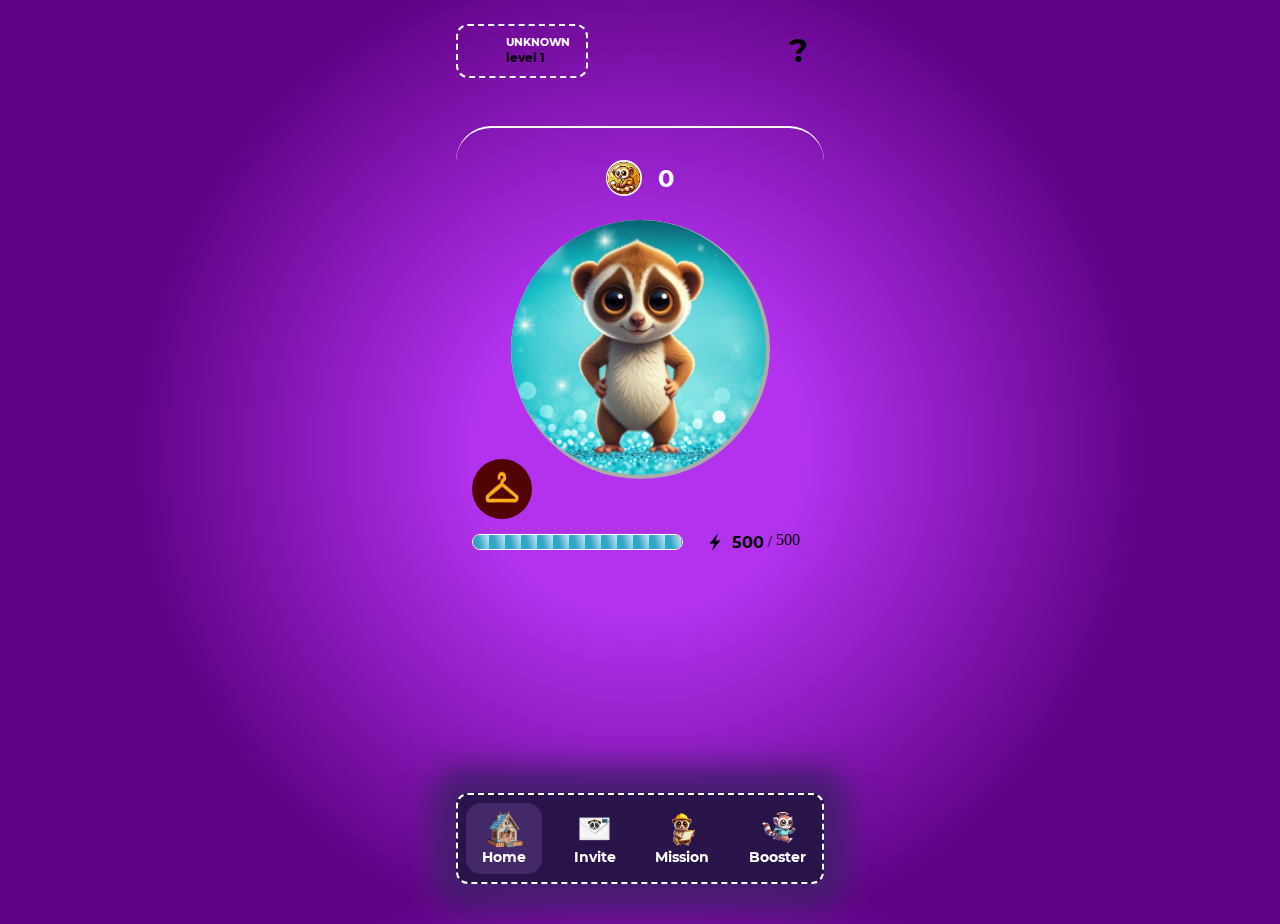
<file: index.html>
<!DOCTYPE html>
<html lang="en" dir="ltr">
  <head>
    <meta charset="UTF-8" />
    <meta
      name="viewport"
      content="width=device-width, initial-scale=1.0, maximum-scale=1.0, user-scalable=0"
    />
    <link
      rel="stylesheet"
      type="text/css"
      media="screen"
      href="assets/css/styles.css"
    />
    <link rel="stylesheet" href="https://cdn.jsdelivr.net/npm/bootstrap-icons@1.11.3/font/bootstrap-icons.min.css">
    <link rel="stylesheet" href="assets/css/home.css" />
    <title>Loris Coin</title>
  </head>

  <body>
    <main class="pb-5 pt-2">
      <section>
        <div class="max-w-400 mx-auto">
         
          <div class="mt-4 px-3">
            <div
              class="d-flex justify-content-between gap-3 mt-3"
            >
              <a
                class="rounded-12 border-dashed-white-2 w-10 d-flex align-items-center justify-content-center gap-1 py-2 px-3 ps-5"
              >
                <div>
                  <h6 class="text-white mb-0 fs-15 fw-bold">UNKNOWN</h6>
                  <p class="mb-0 text-secondary fs-12 fw-bold">level  1</p>
                </div>
                
              </a>
              
              <a
                class="rounded-12 w-10 mt-0 align-items-center justify-content-between gap-1 py-2 px-3 ps-5"
              >
                <div>
                  <h1 class="text-secondary mb-0 fs-15 fw-bold">?</h1>
                 
                </div>
                
              </a>
            </div>
            
          <div
            class="position-relative mt-5 pb-5 border-2 border-top border-white rounded-t-35 pt-4 px-3"
          >
            
            <div class="d-flex align-items-center mt-2 justify-content-center gap-3">
              <img
                alt="img"
                src="assets/img/photo14604612796.jpg"
                class="rounded-circle w-36 h-36 d-block"
              />
              <p class="mb-0 text-white fs-24 fw-bold" id="allCoins">0</p>
            </div>
            <button
              id="miningButton"
              class="bubbly-button w-259 h-259  mt-2 border-top-0 border-start-0 border-4 border-white rounded-circle d-flex align-items-center justify-content-center circle mx-auto mt-4 cursor-pointer"
              style="position: relative"
            >
              <img
                alt="img"
                draggable="false"
                style="user-select: none"
                src="assets/img/photo14625635636_prev_ui.png"
                class="img-fluid"
              />
            </button>
            <a title="skin" href="skin.html" class="d-block position-absolute mb-1">
              <div class="w-60 h-60 rounded-circle  p-2 " style=" background-color:rgb(82, 3, 3) ;margin-top: -20px;">
              <img alt="img" src="assets/img/download-removebg-preview (1).png" class="w-100 h-100 d-block mx-auto">
              </div>
            </a>
            
            <div
              class="mt-5 pb-5  d-flex align-items-center gap-2 justify-content-between"
            >  
              
             
              <div
                class="progress flex-grow-1 rounded-pill bg-transparent border border-white"
                role="progressbar"
                aria-label="Animated striped example"
                aria-valuenow="75"
                aria-valuemin="0"
                aria-valuemax="100"
                style="width:30px ;margin-right: 5px;"
              >
                <div
                  id="allEnergyBox"
                  class="progress-bar progress-bar-striped progress-bar-animated"
                  style="width:30px"
                ></div>
              </div>
            
              <div
                class="border-2 cursor-pointer d-flex align-items-center justify-content-center gap-1 rounded-pill  p-2 py-1"
              > <div style="margin-left: 2px;margin-right: 4px;"> <img
                alt="img"
                src="assets/img/download-removebg-preview (2).png"
                class="rounded-circle w-18 h-18 d-block"
              /></div>
                
                <div class="d-flex align-items-center gap-1">
                  <p class="chargeUiShow mb-0 fw-bold fs-15"></p>
                  <span>/</span>
                  <p class="chargeUiShow mb-1 fs-10"></p>
                </div>
              </div>
            </div>
          </div>
        </div>
      </section>
    </main>

    <footer>
      <div class="max-w-400 mx-auto position-fixed bottom-0 end-0 start-0">
        <div
          class="rounded-12 shadow-purple border-dashed-white-2 bg-blue mb-3 mx-3 d-flex align-items-center justify-content-between p-2"
        >
          <a
            href="index.html"
            class="active text-center p-2 px-3 rounded-5 text-white fw-bold"
          >
            <img
              alt="img"
              src="assets/img/photo14604615151.png"
              class="d-block mx-auto w-37 h-37"
            />
            <p class="mb-0 fw-bold fs-14">Home</p>
          </a>
          <a href="invite.html" class="text-center p-2 rounded-5 text-white fw-bold">
            <img
              alt="img"
              src="assets/img/photo14625636255_prev_ui.png"
              class="d-block mx-auto w-37 h-37"
            />
            <p class="mb-0 fw-bold fs-14">Invite</p>
          </a>
          <a
            href="mission.html"
            class="text-center p-2 rounded-5 text-white fw-bold"
          >
            <img
              alt="img"
              src="assets/img/photo14625635830_prev_ui.png"
              class="d-block mx-auto w-37 h-37"
            />
            <p class="mb-0 fw-bold fs-14">Mission</p>
          </a>
          <a
            href="booster.html"
            class="text-center p-2 rounded-5 text-white fw-bold"
          >
            <img
              alt="img"
              src="assets/img/photo14675974741_prev_ui.png"
              class="d-block mx-auto w-37 h-37"
            />
            <p class="mb-0 fw-bold fs-14">Booster</p>
          </a>
        </div>
      </div>
    </footer>

    <script src="assets/js/scripts.js"></script>
    <script src="assets/js/home.js"></script>
  </body>
</html>
</file>
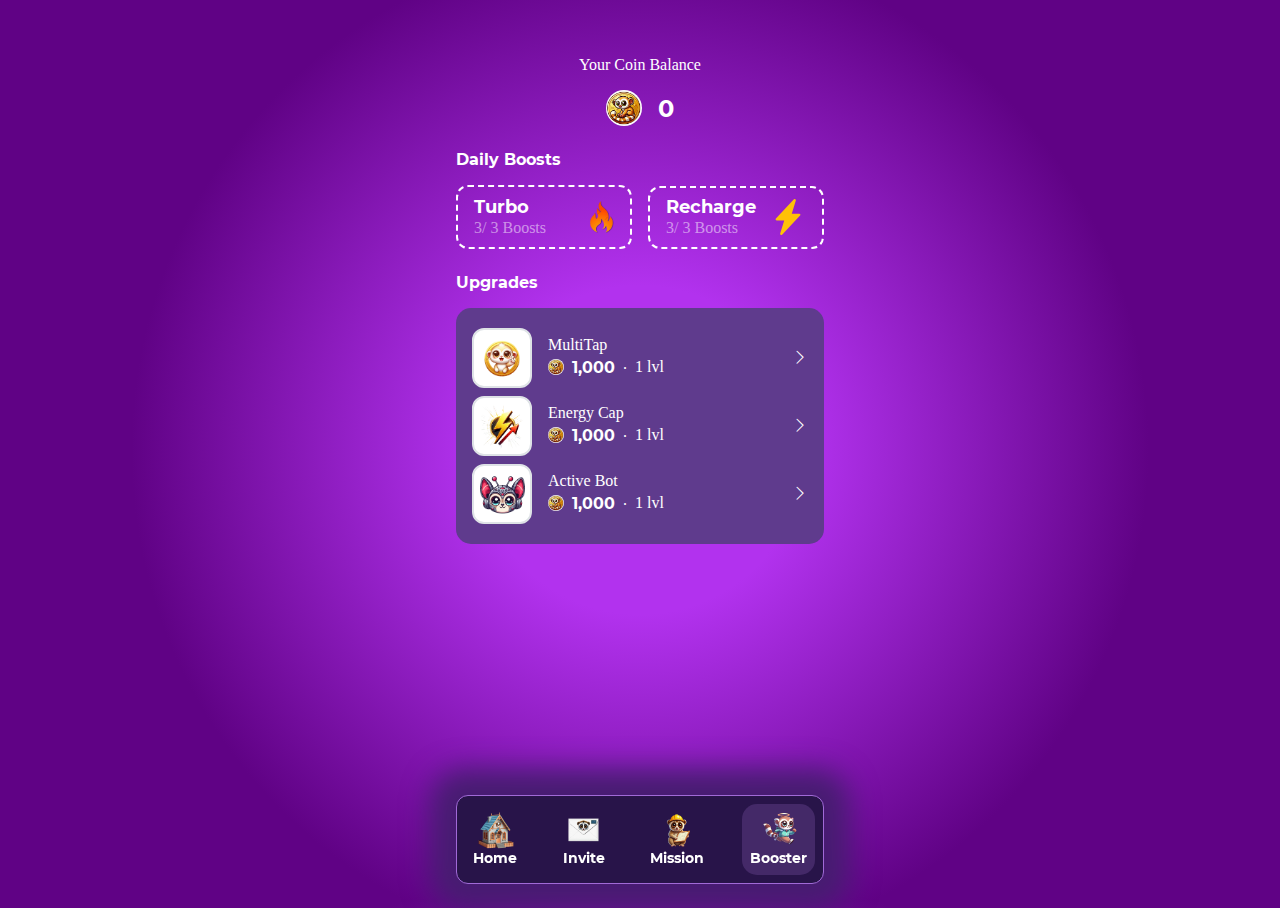
<file: booster.html>
<!DOCTYPE html>
<html lang="en" dir="ltr">
  <head>
    <meta charset="UTF-8" />
    <meta name="viewport" content="width=device-width, initial-scale=1.0" />
    <link
      rel="stylesheet"
      type="text/css"
      media="screen"
      href="assets/css/styles.css"
    />
    <link rel="stylesheet" href="https://cdn.jsdelivr.net/npm/bootstrap-icons@1.11.3/font/bootstrap-icons.min.css">
    <script src="assets/js/sweetAlert.js"></script>
    <link rel="stylesheet" href="assets/css/swiper.min.css" />

    <title>booster</title>
  </head>

  <body>
    <main class="pb-5 pt-4">
      <section>
        <div class="max-w-400 mx-auto px-3">
          
          <div class="text-center mt-4 text-white">
            <p>Your Coin Balance</p>
            <div class="d-flex align-items-center justify-content-center gap-3">
              <img
                alt="img"
                src="assets/img/photo14604612796.jpg"
                class="rounded-circle w-36 h-36 d-block"
              />
              <p class="mb-0 text-white fs-24 fw-bold" id="allCoins">2,727</p>
            </div>
          </div>
          <div class="mt-4">
            <h4 class="text-white fw-bold">Daily Boosts</h4>
            <div
              class="d-flex align-items-center justify-content-between gap-3 mt-3"
            >
              <a
                id="turboActive"
                class="rounded-12 border-dashed-white-2 w-50 d-flex align-items-center justify-content-between gap-1 py-2 px-3"
              >
                <div>
                  <h6 class="text-white fw-bold mb-0 fs-18">Turbo</h6>
                  <p class="mb-0 text-white-50">
                    <span id="turboBoostFrom"></span>/
                    <span id="turboBoostAll"></span>
                    Boosts
                  </p>
                </div>
                <img style="width:55px; margin-right:-15px ;height: 44px;"
                  alt="img"
                  src="assets/img/images-ff.png"
                  class="rounded-circle w-36 h-36 d-block"
                />
              </a>
              <a
                id="rechargeActive"
                class="rounded-12 border-dashed-white-2 w-50 d-flex align-items-center justify-content-between gap-1 py-2 px-3"style="height: 63px;"
              >
                <div>
                  <h6 class="text-white fw-bold mb-0 fs-18">Recharge</h6>
                  <p class="mb-0 text-white-50">
                    <span id="rechargeFrom"></span>/
                    <span id="rechargeAll"></span>
                    Boosts
                  </p>
                </div>
                <svg
                  xmlns="http://www.w3.org/2000/svg"
                  width="36"
                  height="36"
                  fill="currentColor"
                  class="text-warning bi bi-lightning-charge-fill"
                  viewBox="0 0 16 16"
                >
                  <path
                    d="M11.251.068a.5.5 0 0 1 .227.58L9.677 6.5H13a.5.5 0 0 1 .364.843l-8 8.5a.5.5 0 0 1-.842-.49L6.323 9.5H3a.5.5 0 0 1-.364-.843l8-8.5a.5.5 0 0 1 .615-.09z"
                  />
                </svg>
              </a>
            </div>
          </div>
          <div class="mt-4">
            <h4 class="text-white fw-bold">Upgrades</h4>
            <div class="mt-3 min-h-55vh">
              <div>
                <div class="rounded-5 overflow-hidden bg-main py-3 mb-100">
                  <a
                    id="upgradeMultiTap"
                    class="p-3 d-flex align-items-center justify-content-between gap-3 py-1"
                  >
                    <div class="d-flex align-items-center gap-3">
                      <div
                        class="w-60 h-60 rounded-12 d-flex align-items-center justify-content-center bg-white border border-2 border-success"
                      >
                        <img
                          alt="img"
                          src="assets/img/photo14604613962.png"
                          class="w-45 h-45 d-block"
                        />
                      </div>
                      <div>
                        <p class="mb-0 text-white">MultiTap</p>
                        <div class="d-flex align-items-center gap-2">
                          <div class="d-flex align-items-center gap-2">
                            <img
                              alt="img"
                              src="assets/img/photo14604612796.jpg"
                              class="w-16 h-16 d-block rounded-circle"
                            />
                            <p
                              class="mb-0 text-white fs-sm-14 fw-bold"
                              id="multiTapPrice"
                            ></p>
                          </div>
                          <div class="d-flex align-items-center gap-2">
                            <p class="text-white mb-0 h3 mb-2">.</p>
                            <p class="mb-0 text-white fs-sm-14">
                              <span id="multiTapLevel"></span> lvl
                            </p>
                          </div>
                        </div>
                      </div>
                    </div>
                    <i class="bi bi-chevron-right text-white"></i>
                  </a>
                  <a
                    id="upgradeEnergyCap"
                    class="p-3 d-flex align-items-center justify-content-between gap-3 py-1"
                  >
                    <div class="d-flex align-items-center gap-3">
                      <div
                        class="w-60 h-60 rounded-12 d-flex align-items-center justify-content-center bg-white border border-2 border-success"
                      >
                        <img
                          alt="img"
                          src="assets/img/photo14604613374.png"
                          class="w-45 h-45 d-block"
                        />
                      </div>
                      <div>
                        <p class="mb-0 text-white">Energy Cap</p>
                        <div class="d-flex align-items-center gap-2">
                          <div class="d-flex align-items-center gap-2">
                            <img
                              alt="img"
                              src="assets/img/photo14604612796.jpg"
                              class="w-16 h-16 d-block rounded-circle"
                            />
                            <p
                              class="mb-0 text-white fs-sm-14 fw-bold"
                              id="energyCapPrice"
                            ></p>
                          </div>
                          <div class="d-flex align-items-center gap-2">
                            <p class="text-white mb-0 h3 mb-2">.</p>
                            <p class="mb-0 text-white fs-sm-14">
                              <span id="energyCapLevel"></span> lvl
                            </p>
                          </div>
                        </div>
                      </div>
                    </div>
                    <i class="bi bi-chevron-right text-white"></i>
                  </a>
                  <a
                    id="upgradeActiveBot"
                    class="p-3 d-flex align-items-center justify-content-between gap-3 py-1"
                  >
                    <div class="d-flex align-items-center gap-3">
                      <div
                        class="w-60 h-60 rounded-12 d-flex align-items-center justify-content-center bg-white border border-2 border-success"
                      >
                        <img
                          alt="img"
                          src="assets/img/photo14604615628.png"
                          class="w-45 h-45 d-block"
                        />
                      </div>
                      <div>
                        <p class="mb-0 text-white">Active Bot</p>
                        <div class="d-flex align-items-center gap-2">
                          <div class="d-flex align-items-center gap-2">
                            <img
                              alt="img"
                              src="assets/img/photo14604612796.jpg"
                              class="w-16 h-16 d-block rounded-circle"
                            />
                            <p
                              class="mb-0 text-white fs-sm-14 fw-bold"
                              id="activeBotPrice"
                            ></p>
                          </div>
                          <div class="d-flex align-items-center gap-2">
                            <p class="text-white mb-0 h3 mb-2">.</p>
                            <p class="mb-0 text-white fs-sm-14">
                              <span id="activeBotLevel"></span> lvl
                            </p>
                          </div>
                        </div>
                      </div>
                    </div>
                    <i class="bi bi-chevron-right text-white"></i>
                  </a>
                </div>
              </div>
            </div>
          </div>
        </div>
      </section>
    </main>

    <footer>
      <div class="max-w-400 mx-auto position-fixed bottom-0 end-0 start-0">
        <div
          class="rounded-12 shadow-purple border-purple bg-blue mb-3 mx-3 d-flex align-items-center justify-content-between p-2"
        >
          <a
            href="index.html"
            class="text-center p-2 rounded-5 text-white fw-bold"
          >
            <img
              alt="img"
              src="assets/img/photo14604615151.png"
              class="d-block mx-auto w-37 h-37"
            />
            <p class="mb-0 fw-bold fs-14">Home</p>
          </a>
          <a href="invite.html" class="text-center p-2 rounded-5 text-white fw-bold">
            <img
              alt="img"
              src="assets/img/photo14625636255_prev_ui.png"
              class="d-block mx-auto w-37 h-37"
            />
            <p class="mb-0 fw-bold fs-14">Invite</p>
          </a>
          <a
            href="mission.html"
            class="text-center p-2 rounded-5 text-white fw-bold"
          >
            <img
              alt="img"
              src="assets/img/photo14625635830_prev_ui.png"
              class="d-block mx-auto w-37 h-37"
            />
            <p class="mb-0 fw-bold fs-14">Mission</p>
          </a>
          <a
            href="booster.html"
            class="active text-center p-2 rounded-5 text-white fw-bold"
          >
            <img
              alt="img"
              src="assets/img/photo14675974741_prev_ui.png"
              class="d-block mx-auto w-37 h-37"
            />
            <p class="mb-0 fw-bold fs-14">Booster</p>
          </a>
        </div>
      </div>
    </footer>

    <script src="assets/js/scripts.js"></script>
    <script src="assets/js/booster.js"></script>
  </body>
</html>
</file>
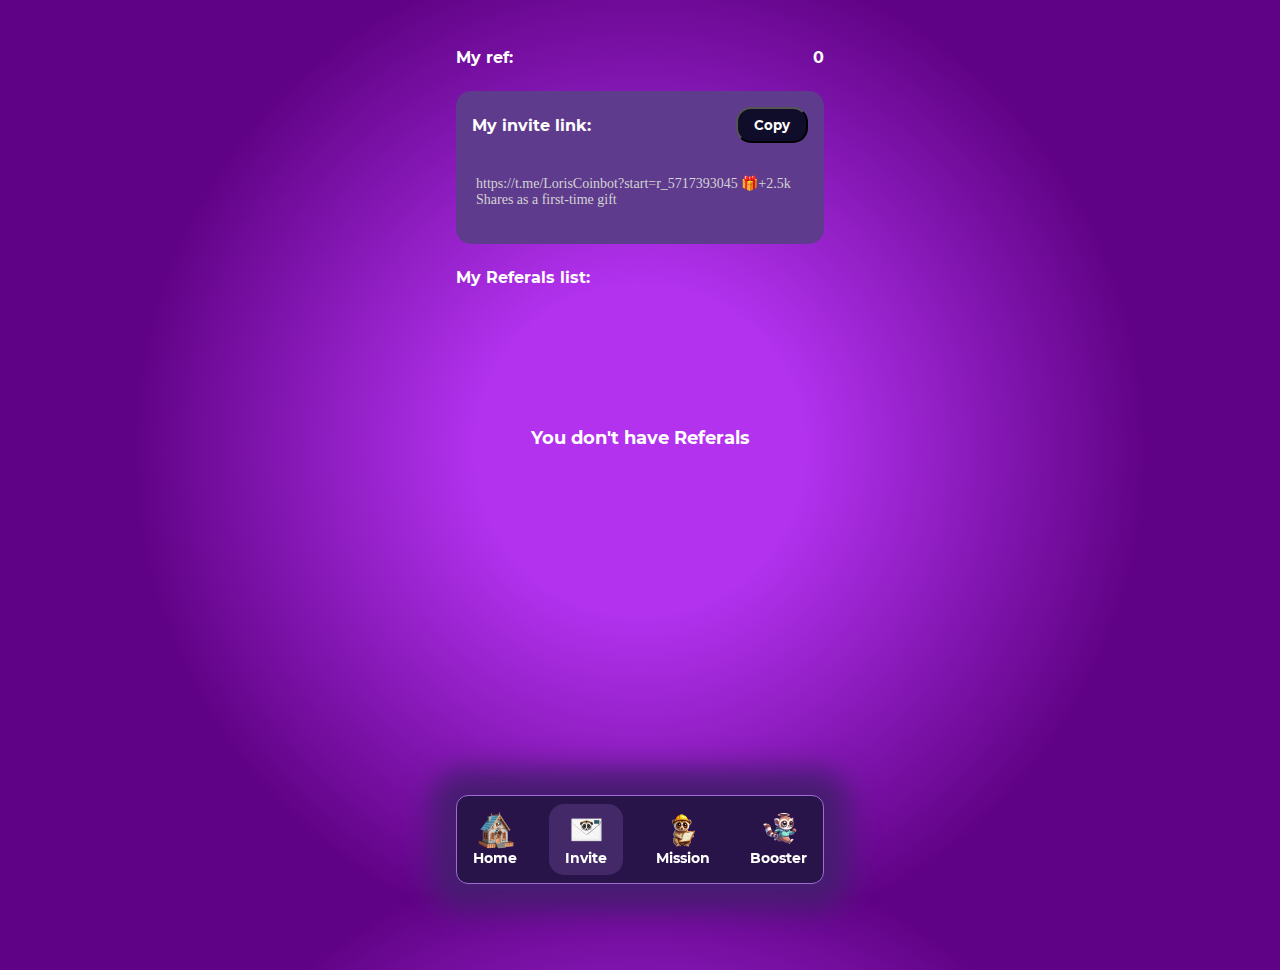
<file: invite.html>
<!DOCTYPE html>
<html lang="en" dir="ltr">
  <head>
    <meta charset="UTF-8" />
    <meta name="viewport" content="width=device-width, initial-scale=1.0" />
    <link
      rel="stylesheet"
      type="text/css"
      media="screen"
      href="assets/css/styles.css"
    />
    <link rel="stylesheet" href="https://cdn.jsdelivr.net/npm/bootstrap-icons@1.11.3/font/bootstrap-icons.min.css">
    <title>invite</title>
  </head>

  <body>

    <main class="pb-5 pt-4">
      <section>
        <div class="max-w-400 mx-auto px-3">
          
          
          <div class="mt-3 mb-3 d-flex align-items-center justify-content-between gap-2">
            <h4 class="text-white fw-bold">My ref:</h4>
            <h4 class="text-white fw-bold">0</h4>
          </div>
          <div class="p-3 rounded-5 overflow-hidden bg-main d-block mb-2">
            <div class="d-flex align-items-center justify-content-between gap-3 mb-1">
             <div class="d-flex align-items-center gap-1">
               <div>
                 <p class="mb-0 text-white fw-bold">My invite link:</p>
               </div>
             </div>
             <button class="bg-main2 rounded-5 text-white fw-bold p-2  px-3 cursor-pointer" id="link" onclick="copylink()">
               Copy
             </button>
            </div>
            <div class="p-1">
              <p class="mt-4 fs-14 mb-3 text-gray">https://t.me/LorisCoinbot?start=r_5717393045 🎁+2.5k Shares as a first-time gift</p>
            </div>
          </div>
          <div class="mt-4">
            <h4 class="mt-3 text-white fw-bold">My Referals list:</h4>
            <div class="mt-3 min-h-55vh">
              <div class="mb-100">
                
                          
                              
                           
                           
                           
                        
                 
                   
                  
                <div class="refralll">
                   <p class=" text-white mb-0 fs-18 text-center align-items-center fw-bold"id="refff">You don't have Referals</p>
                </div>
              </div>
            </div>
          </div>
        </div>
      </section>
    </main>

    <footer>
      <div class="max-w-400 mx-auto position-fixed bottom-0 end-0 start-0">
        <div
          class="rounded-12 shadow-purple border-purple bg-blue mb-3 mx-3 d-flex align-items-center justify-content-between p-2"
        >
          <a
            href="index.html"
            class="text-center p-2 rounded-5 text-white fw-bold"
          >
            <img
              alt="img"
              src="assets/img/photo14604615151.png"
              class="d-block mx-auto w-37 h-37"
            />
            <p class="mb-0 fw-bold fs-14">Home</p>
          </a>
          <a href="invite.html" class="active text-center p-2 px-3 rounded-5 text-white fw-bold">
            <img
              alt="img"
              src="assets/img/photo14625636255_prev_ui.png"
              class="d-block mx-auto w-37 h-37"
            />
            <p class="mb-0 fw-bold fs-14">Invite</p>
          </a>
          <a
            href="mission.html"
            class="text-center p-2 rounded-5 text-white fw-bold"
          >
            <img
              alt="img"
              src="assets/img/photo14625635830_prev_ui.png"
              class="d-block mx-auto w-37 h-37"
            />
            <p class="mb-0 fw-bold fs-14">Mission</p>
          </a>
          <a
            href="booster.html"
            class="text-center p-2 rounded-5 text-white fw-bold"
          >
            <img
              alt="img"
              src="assets/img/photo14675974741_prev_ui.png"
              class="d-block mx-auto w-37 h-37"
            />
            <p class="mb-0 fw-bold fs-14">Booster</p>
          </a>
        </div>
      </div>
    </footer>

    <script src="assets/js/scripts.js"></script>
    <script src="assets/js/invite.js"></script>
  </body>
</html>
</file>
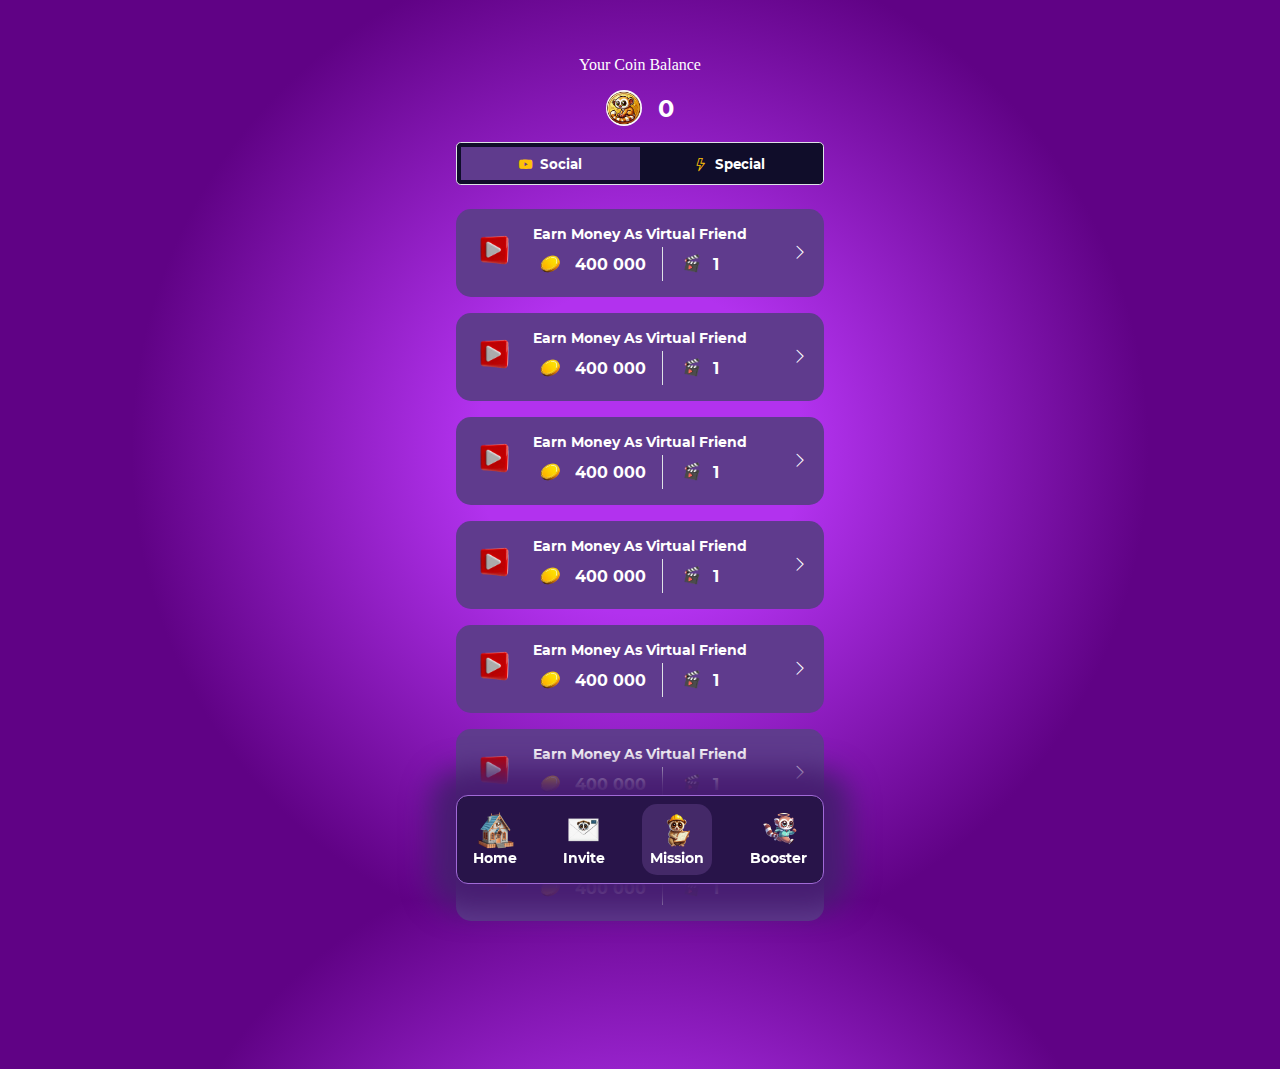
<file: mission.html>
<!DOCTYPE html>
<html lang="en" dir="ltr">
  <head>
    <meta charset="UTF-8" />
    <meta name="viewport" content="width=device-width, initial-scale=1.0" />
    <link
      rel="stylesheet"
      type="text/css"
      media="screen"
      href="assets/css/styles.css"
    />
    <link rel="stylesheet" href="https://cdn.jsdelivr.net/npm/bootstrap-icons@1.11.3/font/bootstrap-icons.min.css">
    <title>mission</title>
  </head>

  <body>
    <main class="pb-5 pt-4">
      <section>
        <div class="max-w-400 mx-auto px-3">
          
          <div class="text-center mt-4 text-white">
            <p>Your Coin Balance</p>
            <div class="d-flex align-items-center justify-content-center gap-3">
              <img
                alt="img"
                src="assets/img/photo14604612796.jpg"
                class="rounded-circle w-36 h-36 d-block"
              />
              <p class="mb-0 text-white fs-24 fw-bold" id="allCoins">2,727</p>
            </div>
          </div>
          <ul
            class="mt-3 nav nav-tabs bg-main2 border border-secondary p-1 rounded-3 overflow-hidden"
            id="myTab"
            role="tablist"
          >
            <li data-id="1" class="nav-item flex-grow-1 w-50 cursor-pointer active" role="presentation">
              <button
                class="nav-link rounded-3 cursor-pointer d-flex align-content-center justify-content-center gap-2 text-white fw-bold w-100 active"
                id="home-tab"
                data-bs-toggle="tab"
                data-bs-target="#home-tab-pane"
                type="button"
                role="tab"
                aria-controls="home-tab-pane"
                aria-selected="true"
              >
                <i class="bi bi-youtube text-warning"></i>
                <p class="mb-0">Social</p>
              </button>
            </li>
            <li data-id="2" class="nav-item flex-grow-1 w-50 cursor-pointer" role="presentation">
              <button
                class="nav-link rounded-3 cursor-pointer d-flex align-content-center justify-content-center gap-2 text-white fw-bold w-100"
                id="profile-tab"
                data-bs-toggle="tab"
                data-bs-target="#profile-tab-pane"
                type="button"
                role="tab"
                aria-controls="profile-tab-pane"
                aria-selected="false"
              >
                <i class="bi bi-lightning text-warning"></i>
                <p class="mb-0">Special</p>
              </button>
            </li>
          </ul>
          <div class="tab-content mt-4 min-h-55vh mb-100" id="myTabContent">
            <div data-id="1"
              class="tab-pane fade show active"
              id="home-tab-pane"
              role="tabpanel"
              aria-labelledby="home-tab"
              tabindex="0"
            >
              <div>
                <a
                  class="p-3 mb-3 rounded-5 overflow-hidden bg-main d-flex align-items-center justify-content-between gap-3"
                >
                  <div class="d-flex align-items-center gap-3">
                    <img
                      alt="img"
                      src="assets/img/youtobeee.png"
                      class="w-45 h-45 d-block"
                    />
                    <div>
                      <p class="mb-1 text-white fw-bold fs-14">
                        Earn Money As Virtual Friend
                      </p>
                      <div class="d-flex align-items-center gap-3">
                        <div
                          class="d-flex align-items-center gap-2 border-end pe-3"
                        >
                          <img
                            alt="img"
                            src="assets/img/sekke.png"
                            class="w-34 h-34 d-block"
                          />
                          <p class="mb-0 text-white fs-sm-14 fw-bold">
                            400 000
                          </p>
                        </div>
                        <div class="d-flex align-items-center gap-2">
                          <img
                            alt="img"
                            src="assets/img/video.png"
                            class="w-26 h-26 d-block"
                          />
                          <p class="mb-0 text-white fs-sm-14 fw-bold">1</p>
                        </div>
                      </div>
                    </div>
                  </div>
                  <i class="bi bi-chevron-right text-white"></i>
                </a>
                <a
                  class="p-3 mb-3 rounded-5 overflow-hidden bg-main d-flex align-items-center justify-content-between gap-3"
                >
                  <div class="d-flex align-items-center gap-3">
                    <img
                      alt="img"
                      src="assets/img/youtobeee.png"
                      class="w-45 h-45 d-block"
                    />
                    <div>
                      <p class="mb-1 text-white fw-bold fs-14">
                        Earn Money As Virtual Friend
                      </p>
                      <div class="d-flex align-items-center gap-3">
                        <div
                          class="d-flex align-items-center gap-2 border-end pe-3"
                        >
                          <img
                            alt="img"
                            src="assets/img/sekke.png"
                            class="w-34 h-34 d-block"
                          />
                          <p class="mb-0 text-white fs-sm-14 fw-bold">
                            400 000
                          </p>
                        </div>
                        <div class="d-flex align-items-center gap-2">
                          <img
                            alt="img"
                            src="assets/img/video.png"
                            class="w-26 h-26 d-block"
                          />
                          <p class="mb-0 text-white fs-sm-14 fw-bold">1</p>
                        </div>
                      </div>
                    </div>
                  </div>
                  <i class="bi bi-chevron-right text-white"></i>
                </a>
                <a
                  class="p-3 mb-3 rounded-5 overflow-hidden bg-main d-flex align-items-center justify-content-between gap-3"
                >
                  <div class="d-flex align-items-center gap-3">
                    <img
                      alt="img"
                      src="assets/img/youtobeee.png"
                      class="w-45 h-45 d-block"
                    />
                    <div>
                      <p class="mb-1 text-white fw-bold fs-14">
                        Earn Money As Virtual Friend
                      </p>
                      <div class="d-flex align-items-center gap-3">
                        <div
                          class="d-flex align-items-center gap-2 border-end pe-3"
                        >
                          <img
                            alt="img"
                            src="assets/img/sekke.png"
                            class="w-34 h-34 d-block"
                          />
                          <p class="mb-0 text-white fs-sm-14 fw-bold">
                            400 000
                          </p>
                        </div>
                        <div class="d-flex align-items-center gap-2">
                          <img
                            alt="img"
                            src="assets/img/video.png"
                            class="w-26 h-26 d-block"
                          />
                          <p class="mb-0 text-white fs-sm-14 fw-bold">1</p>
                        </div>
                      </div>
                    </div>
                  </div>
                  <i class="bi bi-chevron-right text-white"></i>
                </a>
                <a
                  class="p-3 mb-3 rounded-5 overflow-hidden bg-main d-flex align-items-center justify-content-between gap-3"
                >
                  <div class="d-flex align-items-center gap-3">
                    <img
                      alt="img"
                      src="assets/img/youtobeee.png"
                      class="w-45 h-45 d-block"
                    />
                    <div>
                      <p class="mb-1 text-white fw-bold fs-14">
                        Earn Money As Virtual Friend
                      </p>
                      <div class="d-flex align-items-center gap-3">
                        <div
                          class="d-flex align-items-center gap-2 border-end pe-3"
                        >
                          <img
                            alt="img"
                            src="assets/img/sekke.png"
                            class="w-34 h-34 d-block"
                          />
                          <p class="mb-0 text-white fs-sm-14 fw-bold">
                            400 000
                          </p>
                        </div>
                        <div class="d-flex align-items-center gap-2">
                          <img
                            alt="img"
                            src="assets/img/video.png"
                            class="w-26 h-26 d-block"
                          />
                          <p class="mb-0 text-white fs-sm-14 fw-bold">1</p>
                        </div>
                      </div>
                    </div>
                  </div>
                  <i class="bi bi-chevron-right text-white"></i>
                </a>
                <a
                  class="p-3 mb-3 rounded-5 overflow-hidden bg-main d-flex align-items-center justify-content-between gap-3"
                >
                  <div class="d-flex align-items-center gap-3">
                    <img
                      alt="img"
                      src="assets/img/youtobeee.png"
                      class="w-45 h-45 d-block"
                    />
                    <div>
                      <p class="mb-1 text-white fw-bold fs-14">
                        Earn Money As Virtual Friend
                      </p>
                      <div class="d-flex align-items-center gap-3">
                        <div
                          class="d-flex align-items-center gap-2 border-end pe-3"
                        >
                          <img
                            alt="img"
                            src="assets/img/sekke.png"
                            class="w-34 h-34 d-block"
                          />
                          <p class="mb-0 text-white fs-sm-14 fw-bold">
                            400 000
                          </p>
                        </div>
                        <div class="d-flex align-items-center gap-2">
                          <img
                            alt="img"
                            src="assets/img/video.png"
                            class="w-26 h-26 d-block"
                          />
                          <p class="mb-0 text-white fs-sm-14 fw-bold">1</p>
                        </div>
                      </div>
                    </div>
                  </div>
                  <i class="bi bi-chevron-right text-white"></i>
                </a>
                <a
                  class="p-3 mb-3 rounded-5 overflow-hidden bg-main d-flex align-items-center justify-content-between gap-3"
                >
                  <div class="d-flex align-items-center gap-3">
                    <img
                      alt="img"
                      src="assets/img/youtobeee.png"
                      class="w-45 h-45 d-block"
                    />
                    <div>
                      <p class="mb-1 text-white fw-bold fs-14">
                        Earn Money As Virtual Friend
                      </p>
                      <div class="d-flex align-items-center gap-3">
                        <div
                          class="d-flex align-items-center gap-2 border-end pe-3"
                        >
                          <img
                            alt="img"
                            src="assets/img/sekke.png"
                            class="w-34 h-34 d-block"
                          />
                          <p class="mb-0 text-white fs-sm-14 fw-bold">
                            400 000
                          </p>
                        </div>
                        <div class="d-flex align-items-center gap-2">
                          <img
                            alt="img"
                            src="assets/img/video.png"
                            class="w-26 h-26 d-block"
                          />
                          <p class="mb-0 text-white fs-sm-14 fw-bold">1</p>
                        </div>
                      </div>
                    </div>
                  </div>
                  <i class="bi bi-chevron-right text-white"></i>
                </a>
                <a
                  class="p-3 mb-3 rounded-5 overflow-hidden bg-main d-flex align-items-center justify-content-between gap-3"
                >
                  <div class="d-flex align-items-center gap-3">
                    <img
                      alt="img"
                      src="assets/img/youtobeee.png"
                      class="w-45 h-45 d-block"
                    />
                    <div>
                      <p class="mb-1 text-white fw-bold fs-14">
                        Earn Money As Virtual Friend
                      </p>
                      <div class="d-flex align-items-center gap-3">
                        <div
                          class="d-flex align-items-center gap-2 border-end pe-3"
                        >
                          <img
                            alt="img"
                            src="assets/img/sekke.png"
                            class="w-34 h-34 d-block"
                          />
                          <p class="mb-0 text-white fs-sm-14 fw-bold">
                            400 000
                          </p>
                        </div>
                        <div class="d-flex align-items-center gap-2">
                          <img
                            alt="img"
                            src="assets/img/video.png"
                            class="w-26 h-26 d-block"
                          />
                          <p class="mb-0 text-white fs-sm-14 fw-bold">1</p>
                        </div>
                      </div>
                    </div>
                  </div>
                  <i class="bi bi-chevron-right text-white"></i>
                </a>
              </div>
            </div>
            <div data-id="2"
              class="tab-pane fade"
              id="profile-tab-pane"
              role="tabpanel"
              aria-labelledby="profile-tab"
              tabindex="0"
            >
              <div>
                <a
                  class="p-3 mb-3 rounded-5 overflow-hidden bg-main d-flex align-items-center justify-content-between gap-3"
                >
                  <div class="d-flex align-items-center gap-3">
                    <img
                      alt="img"
                      src="assets/img/tasks.png"
                      class="w-45 h-45 d-block"
                    />
                    <div>
                      <p class="mb-1 text-white fw-bold fs-14">
                        Join Button Bot!
                      </p>
                      <div class="d-flex align-items-center gap-3">
                        <div class="d-flex align-items-center gap-2">
                          <img
                            alt="img"
                            src="assets/img/sekke.png"
                            class="w-34 h-34 d-block"
                          />
                          <p class="mb-0 text-white fs-sm-14 fw-bold">
                            500 000
                          </p>
                        </div>
                      </div>
                    </div>
                  </div>
                  <i class="bi bi-chevron-right text-white"></i>
                </a>
                <a
                  class="p-3 mb-3 rounded-5 overflow-hidden bg-main d-flex align-items-center justify-content-between gap-3"
                >
                  <div class="d-flex align-items-center gap-3">
                    <img
                      alt="img"
                      src="assets/img/tasks.png"
                      class="w-45 h-45 d-block"
                    />
                    <div>
                      <p class="mb-1 text-white fw-bold fs-14">
                        Join Button Bot!
                      </p>
                      <div class="d-flex align-items-center gap-3">
                        <div class="d-flex align-items-center gap-2">
                          <img
                            alt="img"
                            src="assets/img/sekke.png"
                            class="w-34 h-34 d-block"
                          />
                          <p class="mb-0 text-white fs-sm-14 fw-bold">
                            500 000
                          </p>
                        </div>
                      </div>
                    </div>
                  </div>
                  <i class="bi bi-check-lg text-success fs-24"></i>
                </a>
                <a
                  class="p-3 mb-3 rounded-5 overflow-hidden bg-main d-flex align-items-center justify-content-between gap-3"
                >
                  <div class="d-flex align-items-center gap-3">
                    <img
                      alt="img"
                      src="assets/img/tasks.png"
                      class="w-45 h-45 d-block"
                    />
                    <div>
                      <p class="mb-1 text-white fw-bold fs-14">
                        Join Button Bot!
                      </p>
                      <div class="d-flex align-items-center gap-3">
                        <div class="d-flex align-items-center gap-2">
                          <img
                            alt="img"
                            src="assets/img/sekke.png"
                            class="w-34 h-34 d-block"
                          />
                          <p class="mb-0 text-white fs-sm-14 fw-bold">
                            500 000
                          </p>
                        </div>
                      </div>
                    </div>
                  </div>
                  <i class="bi bi-chevron-right text-white"></i>
                </a>
                <a
                  class="p-3 mb-3 rounded-5 overflow-hidden bg-main d-flex align-items-center justify-content-between gap-3"
                >
                  <div class="d-flex align-items-center gap-3">
                    <img
                      alt="img"
                      src="assets/img/tasks.png"
                      class="w-45 h-45 d-block"
                    />
                    <div>
                      <p class="mb-1 text-white fw-bold fs-14">
                        Join Button Bot!
                      </p>
                      <div class="d-flex align-items-center gap-3">
                        <div class="d-flex align-items-center gap-2">
                          <img
                            alt="img"
                            src="assets/img/sekke.png"
                            class="w-34 h-34 d-block"
                          />
                          <p class="mb-0 text-white fs-sm-14 fw-bold">
                            500 000
                          </p>
                        </div>
                      </div>
                    </div>
                  </div>
                  <i class="bi bi-chevron-right text-white"></i>
                </a>
                <a
                  class="p-3 mb-3 rounded-5 overflow-hidden bg-main d-flex align-items-center justify-content-between gap-3"
                >
                  <div class="d-flex align-items-center gap-3">
                    <img
                      alt="img"
                      src="assets/img/tasks.png"
                      class="w-45 h-45 d-block"
                    />
                    <div>
                      <p class="mb-1 text-white fw-bold fs-14">
                        Join Button Bot!
                      </p>
                      <div class="d-flex align-items-center gap-3">
                        <div class="d-flex align-items-center gap-2">
                          <img
                            alt="img"
                            src="assets/img/sekke.png"
                            class="w-34 h-34 d-block"
                          />
                          <p class="mb-0 text-white fs-sm-14 fw-bold">
                            500 000
                          </p>
                        </div>
                      </div>
                    </div>
                  </div>
                  <i class="bi bi-chevron-right text-white"></i>
                </a>
              </div>
            </div>
          </div>
        </div>
      </section>
    </main>

    <footer>
      <div class="max-w-400 mx-auto position-fixed bottom-0 end-0 start-0">
        <div
          class="rounded-12 shadow-purple border-purple bg-blue mb-3 mx-3 d-flex align-items-center justify-content-between p-2"
        >
          <a
            href="index.html"
            class="text-center p-2 rounded-5 text-white fw-bold"
          >
            <img
              alt="img"
              src="assets/img/photo14604615151.png"
              class="d-block mx-auto w-37 h-37"
            />
            <p class="mb-0 fw-bold fs-14">Home</p>
          </a>
          <a href="invite.html" class="text-center p-2 rounded-5 text-white fw-bold">
            <img
              alt="img"
              src="assets/img/photo14625636255_prev_ui.png"
              class="d-block mx-auto w-37 h-37"
            />
            <p class="mb-0 fw-bold fs-14">Invite</p>
          </a>
          <a
            href="mission.html"
            class="active text-center p-2 rounded-5 text-white fw-bold"
          >
            <img
              alt="img"
              src="assets/img/photo14625635830_prev_ui.png"
              class="d-block mx-auto w-37 h-37"
            />
            <p class="mb-0 fw-bold fs-14">Mission</p>
          </a>
          <a
            href="booster.html"
            class="text-center p-2 rounded-5 text-white fw-bold"
          >
            <img
              alt="img"
              src="assets/img/photo14675974741_prev_ui.png"
              class="d-block mx-auto w-37 h-37"
            />
            <p class="mb-0 fw-bold fs-14">Booster</p>
          </a>
        </div>
      </div>
    </footer>

    <script src="assets/js/scripts.js"></script>
    <script src="assets/js/booster.js"></script>
  </body>
</html>
</file>
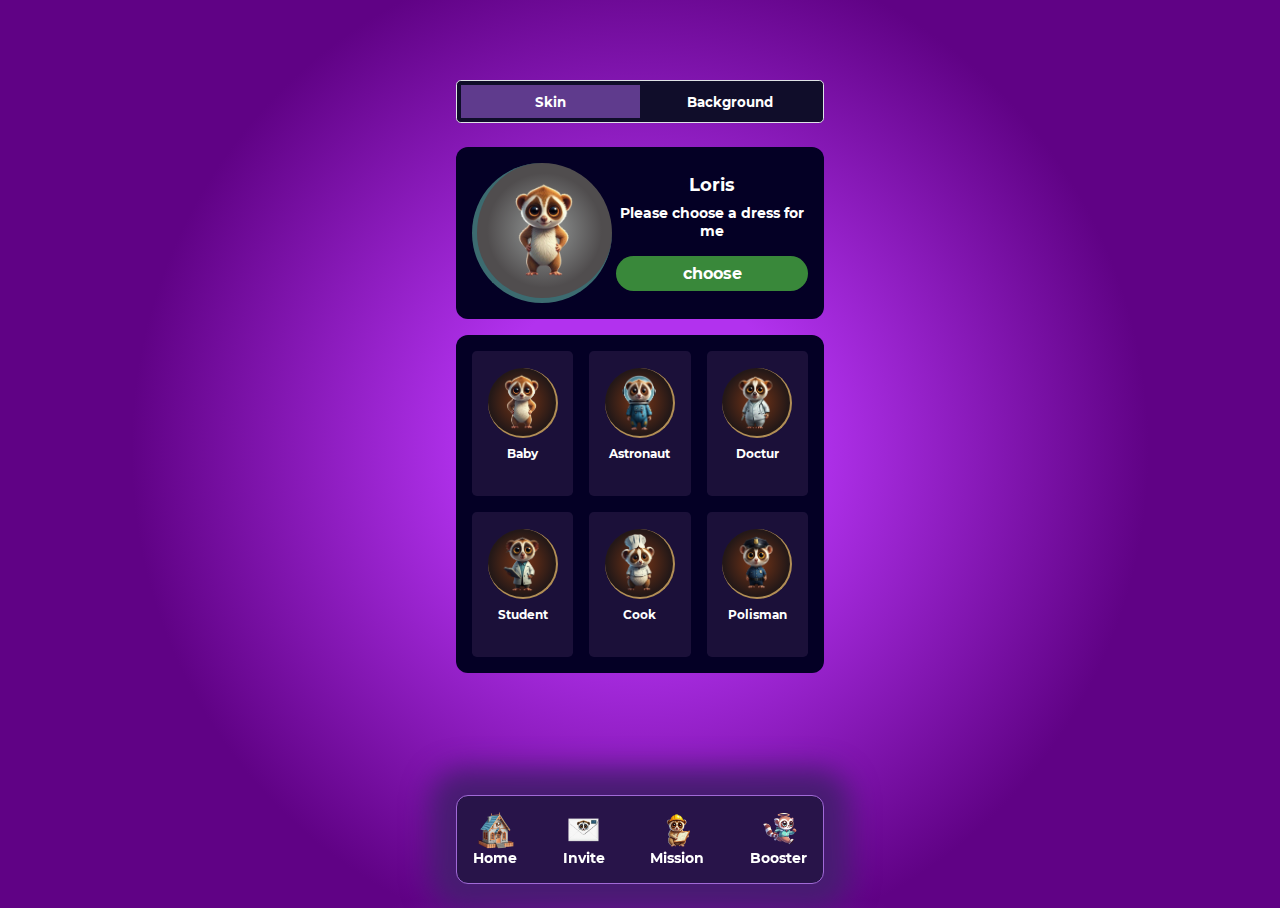
<file: skin.html>
<!DOCTYPE html>
<html lang="en" dir="ltr">
  <head>
    <meta charset="UTF-8" />
    <meta name="viewport" content="width=device-width, initial-scale=1.0" />
    <link
      rel="stylesheet"
      type="text/css"
      media="screen"
      href="assets/css/styles.css"
    />
    <link rel="stylesheet" href="https://cdn.jsdelivr.net/npm/bootstrap-icons@1.11.3/font/bootstrap-icons.min.css">
    <title>skin</title>
  </head>

  <body>
    <main class="pb-5 pt-4">
      <section>
        <div class="max-w-400 mx-auto px-3">
          
          <ul
            class="mt-5 nav nav-tabs bg-main2 border border-secondary p-1 rounded-3 overflow-hidden"
            id="myTab"
            role="tablist"
          >
            <li data-id="1" class="nav-item flex-grow-1 w-50 cursor-pointer active" role="presentation">
              <button
                class="nav-link rounded-3 cursor-pointer d-flex align-content-center justify-content-center gap-2 text-white fw-bold w-100 active"
                id="home-tab"
                data-bs-toggle="tab"
                data-bs-target="#home-tab-pane"
                type="button"
                role="tab"
                aria-controls="home-tab-pane"
                aria-selected="true"
              >
                <p class="mb-0">Skin</p>
              </button>
            </li>
            <li data-id="2" class="nav-item flex-grow-1 w-50 cursor-pointer" role="presentation">
              <button
                class="nav-link rounded-3 cursor-pointer d-flex align-content-center justify-content-center gap-2 text-white fw-bold w-100"
                id="profile-tab"
                data-bs-toggle="tab"
                data-bs-target="#profile-tab-pane"
                type="button"
                role="tab"
                aria-controls="profile-tab-pane"
                aria-selected="false"
              >
                <p class="mb-0">Background</p>
              </button>
            </li>
          </ul>
          <div class="tab-content mt-4 min-h-55vh mb-100" id="myTabContent">
            <div data-id="1"
              class="tab-pane fade show active"
              id="home-tab-pane"
              role="tabpanel"
              aria-labelledby="home-tab"
              tabindex="0"
            >
              <div>
                <div class="rounded-12 bg-dark p-3 d-flex align-items-center justify-content-between gap-1">
                  <div class="w-140 h-140 rounded-circle border-b-main-5 p-3 flex-shrink-0 bg-gray-gradient">
                    <img id="selectedImg" alt="img" src="assets/img/photo14625635636_prev_ui.png" class="w-100 h-100 d-block mx-auto">
                  </div>
                  <div class="fw-bold text-white text-center flex-grow-1">
                    <h6 class="fs-18" id="titlee">      Loris                        </h6>
                    <p class="mb-0 fs-14" id="kapsen">
                      Please choose a dress for me
                      
                    </p>
                    <a class="rounded-pill text-white p-2 mt-3 bg-success w-100 d-block">choose</a>
                  </div>
                </div>
                <div class="rounded-12 flex-wrap text-center text-white fw-bold fs-12 bg-dark mt-3 p-3 d-flex gap-3">
                  <div class="rounded-3 p-2 h-145 greenhover flex-grow-1" id="baby1" >
                    <div class="mt-2 w-70 h-70 mx-auto border-top-0 border-start-0 rounded-circle border-warning-2 p-1 mb-2 flex-shrink-0 bg-red-gradient">
                      <img alt="img" src="assets/img/photo14625635636_prev_ui.png" class="w-100 h-100 d-block mx-auto">
                    </div>
                     <p class="mb-0">Baby</p>
                   </div>
                 <div class="rounded-3 p-2 h-145 greenhover flex-grow-1" id="astro">
                  <div class="mt-2 w-70 h-70 mx-auto border-top-0 border-start-0 rounded-circle border-warning-2 p-1 mb-2 flex-shrink-0 bg-red-gradient">
                    <img alt="img" src="assets/img/photo_5886429155535471749_x_prev_ui.png" class="w-100 h-100 d-block mx-auto">
                  </div>
                   <p class="mb-0">Astronaut</p>
                 </div>
                 <div class="rounded-3 p-2 h-145 greenhover flex-grow-1" id="doce">
                  <div class="mt-2 w-70 h-70 mx-auto border-top-0 border-start-0 rounded-circle border-warning-2 p-1 mb-2 flex-shrink-0 bg-red-gradient">
                    <img alt="img" src="assets/img/photo_5886429155535471750_x_prev_ui.png" class="w-100 h-100 d-block mx-auto">
                  </div>
                   <p class="mb-0">Doctur</p>
                 </div>
                 <div class="rounded-3 p-2 h-145 greenhover flex-grow-1" id="stud">
                  <div class="mt-2 w-70 h-70 mx-auto border-top-0 border-start-0 rounded-circle border-warning-2 p-1 mb-2 flex-shrink-0 bg-red-gradient">
                    <img alt="img" src="assets/img/photo_5886429155535471751_x_prev_ui.png" class="w-100 h-100 d-block mx-auto">
                  </div>
                   <p class="mb-0">Student</p>
                 </div>
                 <div class="rounded-3 p-2 h-145 greenhover flex-grow-1" id="cooc">
                  <div class="mt-2 w-70 h-70 mx-auto border-top-0 border-start-0 rounded-circle border-warning-2 p-1 mb-2 flex-shrink-0 bg-red-gradient">
                    <img alt="img" src="assets/img/photo_5886429155535471752_x_prev_ui.png" class="w-100 h-100 d-block mx-auto">
                  </div>
                   <p class="mb-0">Cook</p>
                 </div>
                 <div class="rounded-3 p-2 h-145 greenhover flex-grow-1" id="polis">
                  <div class="mt-2 w-70 h-70 mx-auto border-top-0 border-start-0 rounded-circle border-warning-2 p-1 mb-2 flex-shrink-0 bg-red-gradient">
                    <img alt="img" src="assets/img/photo_5886429155535471753_x_prev_ui.png" class="w-100 h-100 d-block mx-auto">
                  </div>
                   <p class="mb-0">Polisman</p>
                 </div>
                </div>
              </div>
            </div>
            <div data-id="2"
              class="tab-pane fade"
              id="profile-tab-pane"
              role="tabpanel"
              aria-labelledby="profile-tab"
              tabindex="0"
            >
            <div>
              <div class="rounded-12 bg-dark p-3 d-flex align-items-center justify-content-between gap-1">
                <div id="selectedBg" class="w-140 h-140 rounded-circle border-b-main-5 p-3 flex-shrink-0 bg-gray-gradient">
                  
                </div>
                <div class="fw-bold text-white text-center flex-grow-1">
                  <h6 class="fs-18" id="titlee"> Gray</h6>
                  <p class="mb-0 fs-14" id="kapsen">
                    
                  </p>
                  <a class="rounded-pill text-white p-2 mt-3 bg-success w-100 d-block">choose</a>
                </div>
              </div>
              <div class="rounded-12 flex-wrap text-center text-white fw-bold fs-12 bg-dark mt-3 p-3 d-flex gap-3">
               <div class="rounded-3 p-2 h-145 greenhover2 flex-grow-1">
                <div class="mt-2 w-70 h-70 mx-auto border rounded-circle p-1 mb-2 flex-shrink-0" style="background: radial-gradient(circle, #773517 2%, #241817 67%);">
                </div>
                 <p class="mb-0">Red</p>
                 <p class="mb-0"></p>
               </div>
               <div class="rounded-3 p-2 h-145 greenhover2 flex-grow-1">
                <div class="mt-2 w-70 h-70 mx-auto border rounded-circle p-1 mb-2 flex-shrink-0" style="background: radial-gradient(circle, #677717 2%, #362c3f 67%);">
                </div>
                 <p class="mb-0">Yellow</p>
               </div>
               <div class="rounded-3 p-2 h-145 greenhover2 flex-grow-1">
                <div class="mt-2 w-70 h-70 mx-auto border rounded-circle p-1 mb-2 flex-shrink-0" style="background: radial-gradient(circle, #177377 2%, #241817 67%);">
                </div>
                 <p class="mb-0">Sky Blue</p>
               </div>
               <div class="rounded-3 p-2 h-145 greenhover2 flex-grow-1">
                <div class="mt-2 w-70 h-70 mx-auto border rounded-circle p-1 mb-2 flex-shrink-0" style="background: radial-gradient(circle, #231777 2%, #241817 67%);">
                </div>
                 <p class="mb-0">Blue</p>
               </div>
               <div class="rounded-3 p-2 h-145 greenhover2 flex-grow-1">
                <div class="mt-2 w-70 h-70 mx-auto border rounded-circle p-1 mb-2 flex-shrink-0" style="background: radial-gradient(circle, #177738 2%, #17241b 67%);">
                </div>
                 <p class="mb-0">Green</p>
               </div>
               <div class="rounded-3 p-2 h-145 greenhover2 flex-grow-1">
                <div class="mt-2 w-70 h-70 mx-auto border rounded-circle p-1 mb-2 flex-shrink-0" style="background: radial-gradient(circle, #771771 2%, #241817 67%);">
                </div>
                 <p class="mb-0">Perple</p>
               </div>
               <div class="rounded-3 p-2 h-145 greenhover2 flex-grow-1">
                <div class="mt-2 w-70 h-70 mx-auto border rounded-circle p-1 mb-2 flex-shrink-0" style="background: radial-gradient(circle, #b8731c 2%, #241817 67%);">
                </div>
                 <p class="mb-0">Orange</p>
               </div>
               <div class="rounded-3 p-2 h-145 greenhover2 flex-grow-1">
                <div class="mt-2 w-70 h-70 mx-auto border rounded-circle p-1 mb-2 flex-shrink-0" style="background: radial-gradient(circle, #431777 2%, #241817 67%);">
                </div>
                 <p class="mb-0">Dark Blue</p>
               </div>
              </div>
            </div>
            </div>
          </div>
        </div>
      </section>
    </main>

    <footer>
      <div class="max-w-400 mx-auto position-fixed bottom-0 end-0 start-0">
        <div
          class="rounded-12 shadow-purple border-purple bg-blue mb-3 mx-3 d-flex align-items-center justify-content-between p-2"
        >
          <a
            href="index.html"
            class="text-center p-2 rounded-5 text-white fw-bold"
          >
            <img
              alt="img"
              src="assets/img/photo14604615151.png"
              class="d-block mx-auto w-37 h-37"
            />
            <p class="mb-0 fw-bold fs-14">Home</p>
          </a>
          <a href="invite.html" class="text-center p-2 rounded-5 text-white fw-bold">
            <img
              alt="img"
              src="assets/img/photo14625636255_prev_ui.png"
              class="d-block mx-auto w-37 h-37"
            />
            <p class="mb-0 fw-bold fs-14">Invite</p>
          </a>
          <a
            href="mission.html"
            class="text-center p-2 rounded-5 text-white fw-bold"
          >
            <img
              alt="img"
              src="assets/img/photo14625635830_prev_ui.png"
              class="d-block mx-auto w-37 h-37"
            />
            <p class="mb-0 fw-bold fs-14">Mission</p>
          </a>
          <a
            href="booster.html"
            class="text-center p-2 rounded-5 text-white fw-bold"
          >
            <img
              alt="img"
              src="assets/img/photo14675974741_prev_ui.png"
              class="d-block mx-auto w-37 h-37"
            />
            <p class="mb-0 fw-bold fs-14">Booster</p>
          </a>
        </div>
      </div>
    </footer>

    <script src="assets/js/scripts.js"></script>
    <script src="assets/js/skin.js"></script>
  </body>
</html>
</file>
<file: assets/css/styles.css>
@font-face {
    font-family: "Montserrat-Regular";
    src: url('../fonts/Montserrat-Regular.ttf') format("truetype");
}

@font-face {
    font-family: "Montserrat-Bold";
    src: url('../fonts/Montserrat-Bold.ttf') format("truetype");
}

html {
    scroll-behavior:smooth;
}
.loriss{
    font-family:'Franklin Gothic Medium', 'Arial Narrow', Arial, sans-serif;
    margin-left: 10px;
     margin-right:0 ;
    font-size: large;
    font-weight: bolder;
    margin-bottom: 0;
    color: rgb(253, 253, 250);
    display: inline-block;
}
.loris-i{
    font-family:'Franklin Gothic Medium', 'Arial Narrow', Arial, sans-serif;
    margin-left: -24px;
   
    font-size: large;
    font-weight: bolder;
    margin-bottom: 0;
    color: rgb(38, 4, 233);
    display: inline-block;
}
.loris-is{
    font-family:'Franklin Gothic Medium', 'Arial Narrow', Arial, sans-serif;
    margin-left: -40px;
  
    font-size: large;
    font-weight: bolder;
    margin-bottom: 0;
    color: rgb(251, 250, 255);
    display: inline-block;
    
}
.about{
   
    width: 30px;
    height: 30px;
    align-items: center;
    justify-content: center;
    border-radius: 2px;
    display: flex;
    font-size:large;
    padding: 3px;
    margin-right: 30px;

}
:root {
    touch-action: pan-x pan-y;
    height: 100%
}

body {
    font-family: "Montserrat-RegBular";
    font-family: "Montserrat-RegBular";
    user-select: none;
    background: #471d71;
    background: radial-gradient(circle, rgb(178, 50, 238) 21%, rgb(96, 2, 133) 65%);
    
    
    min-height: 100vh; 
}
.refralll{
    margin-top: 140px;
}
*, ::after, ::before {
    box-sizing: border-box;
  }
.fw-bold {
    font-family: "Montserrat-Bold";
}
.h1, .h2, .h3, .h4, .h5, .h6, h1, h2, h3, h4, h5, h6 {
    margin-top: 0;
    margin-bottom: .5rem;
    font-weight: 500;
    line-height: 1.2;
  }
  p {
    margin-top: 0;
    margin-bottom: 1rem;
  }
a {
    cursor: pointer;
    text-decoration: none;
}

.nav-tabs li:hover {
    border-color: transparent;
}
.greenhover,.greenhover2{
    background-color: #1b1039;
    transition: all .4s;
    cursor: pointer;
    border: 1px solid transparent;
}
.greenhover:hover,.greenhover2:hover,.greenhover.active,.greenhover2.active{
    background: linear-gradient(180deg, #471d71 39%, #100d2a 92%); 
    border: 1px solid #8934df;
}
.greenhover:hover > div,.greenhover.active > div{
    background: #753faa;
    border-color: #ccc7f8;
}
.bg-main {
    background-color: #5f3b8d;
}
.bg-main2{
    background-color: #100d2a;
}
.bg-white {
    background-color: #fff !important;
  }
.bg-blue {
    background-color: #281449;
}
.bg-dark{
    background-color: #040025;
}
.bg-gray {
    background-color: #c7c5c5;
}
.bg-success{
    background-color: #39883a;
}
.bg-gradient-blue {
    background: rgb(193, 226, 243);
    background: radial-gradient(circle, rgba(193, 226, 243, 1) 21%, rgba(89, 167, 195, 1) 100%);
}
.bg-gray-gradient{
    background: radial-gradient(circle, #949897 2%, #504d4e 60%); 
}
.bg-red-gradient{
    background: radial-gradient(circle, #773517 2%, #241817 67%);
}
.bg-transparent {
    background-color: transparent !important;
  }
  .grid-container-4 {
    display: grid;
    grid-template-columns: auto auto auto auto;
  }
.img-fluid {
    max-width: 100%;
    height: auto;
}
.text-center {
    text-align: center !important;
  }
.text-white {
    color: #fff !important;
}
.text-white-50 {
    color: rgba(255,255,255,.5) !important;
  }
.text-danger {
    color: #dc3545 !important;
}
.text-success{
    color: green;
}
.text-warning {
    color: #ffc107 !important;
  }
  .text-gray{
    color: lightgray;
  }
.border-purple {
    border: 1px solid #a16ad7 !important;
}

.border-dashed-white-2 {
    border: 2px dashed white;
}

.border-bl-dashed-2 {
    border-bottom: 2px dashed black;
    border-left: 2px dashed black;
}
.border-warning-2{
    border: 2px solid #b18e56;
}
.shadow-purple {
    box-shadow: 0 0 28px 26px #471d71;
}

.fw-bold {
    font-family: "Montserrat-Bold";
    font-weight: 700 !important;
}
.progress {
    display: flex;
    height: 1rem;
    overflow: hidden;
    font-size: .75rem;
    background-color: #e9ecef;
    border-radius: .25rem;
  }
  .progress-bar {
    display: flex;
    flex-direction: column;
    justify-content: center;
    overflow: hidden;
    color: #fff;
    text-align: center;
    white-space: nowrap;
    background-color: #0d6efd;
    transition: width .6s ease;
  }
  .progress-bar-animated {
    -webkit-animation: 1s linear infinite progress-bar-stripes;
    animation: 1s linear infinite progress-bar-stripes;
  }
  .progress-bar-striped {
    background-image: linear-gradient(45deg,rgba(255,255,255,.15) 25%,transparent 25%,transparent 50%,rgba(255,255,255,.15) 50%,rgba(255,255,255,.15) 75%,transparent 75%,transparent);
    background-size: 1rem 1rem;
  }
.d-block {
    display: block !important;
}
.flex-grow-1 {
    flex-grow: 1 !important;
  }
  .flex-shrink-0{
    flex-shrink: 0;
  }
.d-flex {
    display: flex !important;
}

.align-items-center {
    align-items: center !important;
}
.align-content-center {
    align-content: center !important;
  }
.justify-content-start {
    justify-content: flex-start !important;
}
.justify-content-center {
    justify-content: center !important;
  }
.justify-content-between {
    justify-content: space-between !important;
}

.gap-1 {
    gap: .25rem !important;
}

.gap-2 {
    gap: .5rem !important;
}

.gap-3 {
    gap: 1rem !important;
}
.overflow-hidden {
    overflow: hidden !important;
  }
  .nav {
    display: flex;
    flex-wrap: wrap;
    padding-left: 0;
    margin-bottom: 0;
    list-style: none;
  }
  .nav-tabs .nav-link {
    margin-bottom: -1px;
    background: 0 0;
      background-color: rgba(0, 0, 0, 0);
    border: 1px solid transparent;
    border-top-left-radius: .25rem;
    border-top-right-radius: .25rem;
  }
  .nav-tabs li.active {
    background-color: #5f3b8d;
    border: none;
  }
  .nav-link {
    display: block;
    padding: .5rem 1rem;
    color: #0d6efd;
    text-decoration: none;
    transition: color .15s ease-in-out,background-color .15s ease-in-out,border-color .15s ease-in-out;
  }
  [type="button"], [type="reset"], [type="submit"], button {
    -webkit-appearance: button;
  }
  .p-1 {
    padding: .25rem !important;
  }
.p-2 {
    padding: .5rem !important;
  }
  .p-3 {
    padding: 1rem !important;
  }
.py-1 {
    padding-top: .25rem !important;
    padding-bottom: .25rem !important;
  }
.py-2 {
    padding-top: .5rem !important;
    padding-bottom: .5rem !important;
}
.py-3 {
    padding-top: 1rem !important;
    padding-bottom: 1rem !important;
  }
.px-3 {
    padding-right: 1rem !important;
    padding-left: 1rem !important;
}
.pe-3 {
    padding-right: 1rem !important;
  }
.pt-4 {
    padding-top: 1.5rem !important;
}

.ps-5 {
    padding-left: 3rem !important;
}
.pb-4 {
    padding-bottom: 2rem !important;
}
.pb-5 {
    padding-bottom: 3rem !important;
}

.border {
    border: 1px solid #dee2e6 !important;
    border-top-width: 1px;
    border-top-style: solid;
    border-top-color: rgb(222, 226, 230);
    border-right-width: 1px;
    border-right-color: rgb(222, 226, 230);
    border-bottom-width: 1px;
    border-bottom-color: rgb(222, 226, 230);
    border-left-width: 1px;
    border-left-style: solid;
    border-left-color: rgb(222, 226, 230);
}
.border-end {
    border-right: 1px solid #dee2e6 !important;
  }
.border-top-0 {
    border-top: 0 !important;
    border-top-width: 0px;
    border-top-color: currentcolor;
}

.border-top {
    border-top: 1px solid #dee2e6 !important;
    border-top-width: 1px;
    border-top-color: rgb(222, 226, 230);
}

.border-white {
    border-color: #fff !important;
}

.border-start-0 {
    border-left: 0 !important;
    border-left-width: 0px;
    border-left-color: currentcolor;
}

.border-2 {
    border-width: 2px !important;
}

.border-4 {
    border-width: 4px !important;
}
.border-b-main-5{
    border: 5px solid #3c6b70;
    border-top:0;
    border-right: 0;
}
.rounded-3 {
    border-radius: .3rem !important;
  }
.rounded-5 {
    border-radius: 15px;
}

.rounded-12 {
    border-radius: 12px;
}

.rounded-t-35 {
    border-top-left-radius: 35px;
    border-top-right-radius: 35px;
}

.rounded-circle {
    border-radius: 50% !important;
}

.rounded-pill {
    border-radius: 50rem !important;
}

.mb-100 {
    margin-bottom: 100px;
}

.mb-0 {
    margin-bottom: 0 !important;
}
.mb-1 {
    margin-bottom: .25rem !important;
  }
  .mb-2 {
    margin-bottom: .5rem !important;
  }
  .mt-2 {
    margin-top: .5rem !important;
  }
.mt-3 {
    margin-top: 1rem !important;
}
.mb-3 {
    margin-bottom: 1rem !important;
  }
  .mx-3 {
    margin-right: 1rem !important;
    margin-left: 1rem !important;
  }
.mt-4 {
    margin-top: 1.5rem !important;
}

.mt-5 {
    margin-top: 3rem !important;
}

.mx-auto {
    margin-right: auto !important;
    margin-left: auto !important;
}

.max-w-400 {
    max-width: 400px;
    width: 100%;
}

.w-16 {
    width: 16px;
}

.w-18 {
    width: 18px;
}

.w-26 {
    width: 26px;
}

.w-34 {
    width: 34px;
}

.w-36 {
    width: 36px;
}

.w-37 {
    width: 37px;
}

.w-45 {
    width: 45px;
}
.w-50 {
    width: 50% !important;
  }
  .w-52 {
    width: 52px;
}
.w-60 {
    width: 60px;
}
.w-70 {
    width: 70px;
}
.w-100 {
    width: 100% !important;
}
.w-120 {
    width: 120px;
}
.w-140 {
    width: 140px;
}
.w-259 {
    width: 259px;
}

.h-16 {
    height: 16px;
}

.h-18 {
    height: 18px;
}
.h-24 {
    height: 24px;
}
.h-26 {
    height: 26px;
}

.h-34 {
    height: 34px;
}

.h-36 {
    height: 36px;
}

.h-37 {
    height: 37px;
}

.h-37 {
    height: 37px;
}

.h-45 {
    height: 45px;
}
.h-52 {
    height: 52px;
}
.h-60 {
    height: 60px;
}
.h-70 {
    height: 70px;
}
.h-100 {
    height: 100%;
}
.h-120 {
    height: 120px;
}
.h-140 {
    height: 140px;
}
.h-145 {
    height: 145px;
}
.h-259 {
    height: 259px;
}

.min-h-55vh {
    min-height: 55vh;
}

.fs-12 {
    font-size: 12px;
}

.fs-14 {
    font-size: 14px;
}

.fs-18 {
    font-size: 18px;
}

.fs-24 {
    font-size: 24px;
}
.position-fixed {
    position: fixed !important;
  }
  .position-absolute{
    position: absolute;
  }
.end-0 {
    right: 0 !important;
  }
  .start-0 {
    left: 0 !important;
  }
  .bottom-0 {
    bottom: 0 !important;
  }
  .flex-wrap{
    flex-wrap: wrap;
  }
.circle {
    background-image: url(../img/photo14625636206.jpg);
    background-size: cover;
    background-position: center;
    background-repeat: no-repeat;
}

.cursor-pointer {
    cursor: pointer;
}

.progress-bar-striped {
    background: linear-gradient(255deg, rgb(196, 226, 251) 1%, rgb(48, 168, 195) 60%);
    background-size: auto;
    background-size: 1rem 1rem;
}

/* click effect */
.bubbly-button {
    transition: transform ease-in 0.1s, box-shadow ease-in 0.25s;
}

.bubbly-button:active {
    transform: scale(0.93);
}

.activeEffect {
    transition: all .4s;
}

.activeEffect:active {
    transform: scale(0.93);
}

footer a.active {
    background-color: #442968;
}
.bi-lightning-charge-fill::before {
    content: "\f46c";
  }
  .bi::before, [class*=" bi-"]::before, [class^="bi-"]::before {
    display: inline-block;
    font-family: bootstrap-icons !important;
    font-style: normal;
    font-weight: 400 !important;
    font-variant: normal;
    text-transform: none;
    line-height: 1;
    vertical-align: -.125em;
    -webkit-font-smoothing: antialiased;
    -moz-osx-font-smoothing: grayscale;
  }
  .bi-arrow-left::before {
    content: "\f12f";
  }
  .bi-chevron-right::before {
    content: "\f285";
  }
  .bi-youtube::before {
    content: "\f62b";
  }
  .bi-lightning::before {
    content: "\f46f";
  }
  .tab-content > div.active {
    display: block;
  }
  .tab-content > div{
    display: none;
  }
  .fade {
    transition: opacity .15s linear;
  }
@media screen and (max-width: 400px) {
    .fs-sm-14 {
        font-size: 14px !important;
    }
}
</file>
<file: assets/css/home.css>
.coinPlus {
    animation: .8s coinPlus linear;
    pointer-events: none;
    font-size: 30px;
    color: #fff;
    position: fixed;
}

@keyframes coinPlus {
    to {
        transform: translateY(-100%);
        opacity: .2;
    }
}
</file>
